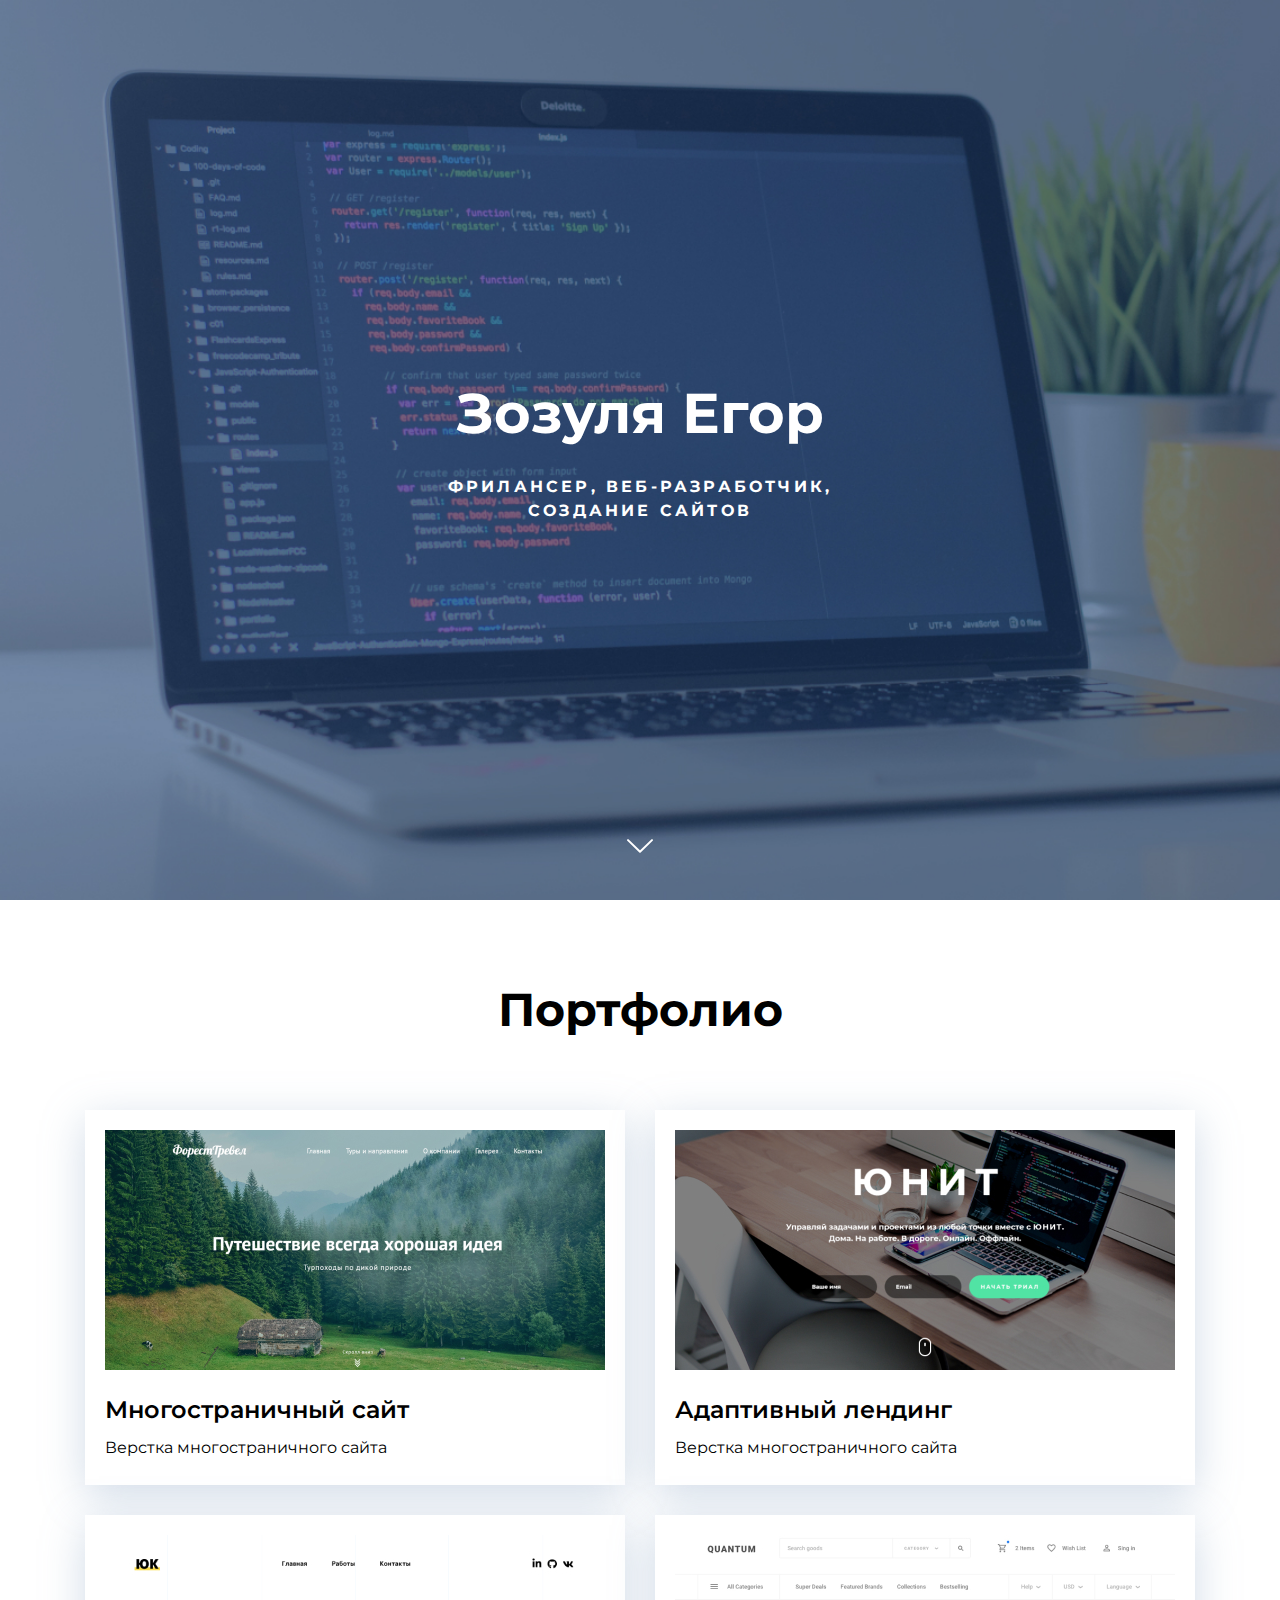
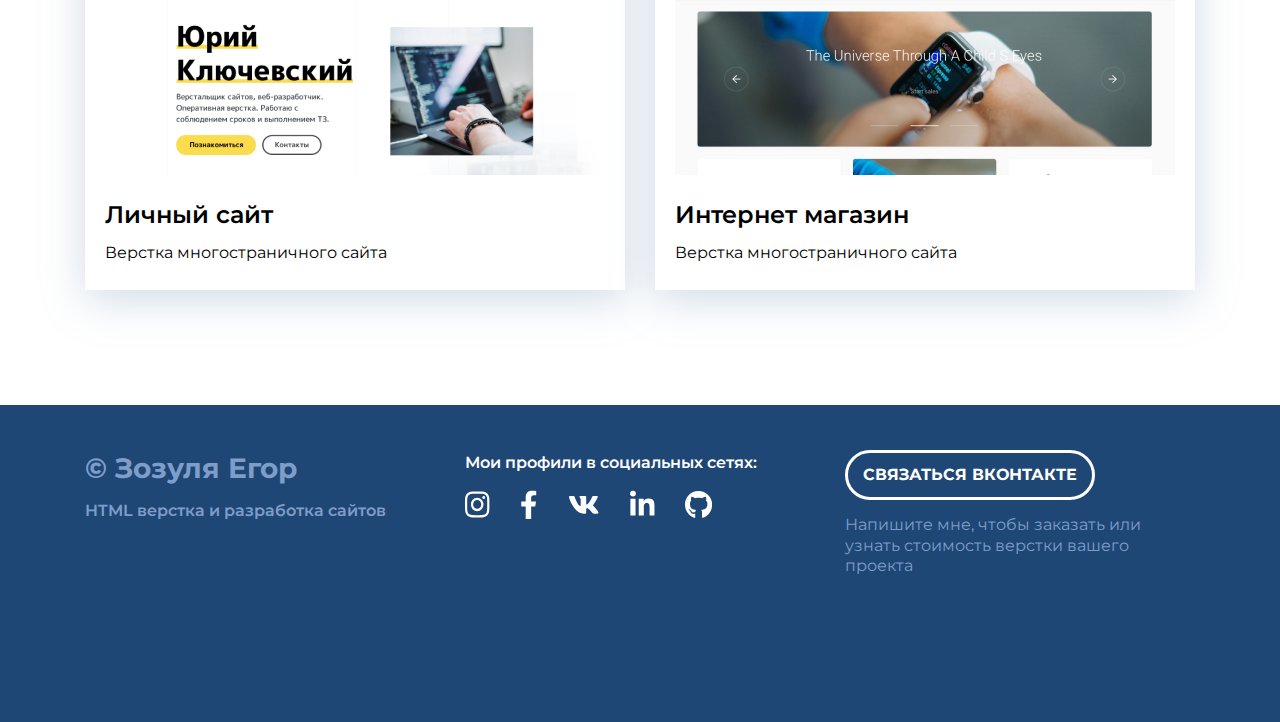
<file: index.html>
<!DOCTYPE html>
<html lang="en">
<head>
    <meta charset="UTF-8">
    <meta http-equiv="X-UA-Compatible" content="IE=edge">
    <meta name="viewport" content="width=device-width, initial-scale=1.0">
    <title>Document</title>
    <link rel="preconnect" href="https://fonts.gstatic.com">
    <link href="https://fonts.googleapis.com/css2?family=Montserrat:ital,wght@0,400;0,700;1,600&display=swap" rel="stylesheet"><link rel="preconnect" href="https://fonts.gstatic.com">
    <link href="https://fonts.googleapis.com/css2?family=Montserrat:ital,wght@0,400;0,700;1,600&display=swap" rel="stylesheet">
    <link rel="stylesheet" href="./css/main.css">
</head>
<body>
    <header class="">
        <h1 class = "header-title">Зозуля Егор</h1>
        <p class = "header-subtitle">фрилансер, веб-разработчик,<br>создание сайтов</p>
        <img src="img/header/chevron-down.svg" class ="header-arrow" alt="arrow">
    </header>
    <main class = >
        <div class="container ">
            <h2 calss ="partfolio-header">Портфолио</h2>
            
            <div class="partfolio-cards-wrapper">

                <div class="card">
                    <img src="/img/main/Group 1.jpg" alt="kartinka" class ="card-img">
                    <h3 class = card-title>Многостраничный сайт</h3>
                    <p>Верстка многостраничного сайта</p>
                </div>
    
                 
                <div class="card">
                    <img src="/img/main/Group 2.jpg" alt="kartinka" class ="card-img">
                    <h3 class = card-title>Адаптивный лендинг</h3>
                    <p>Верстка многостраничного сайта</p>
                </div>
    
                 
                <div class="card">
                    <img src="/img/main/Group 3.jpg" alt="kartinka" class ="card-img">
                    <h3 class = card-title> Личный сайт </h3>
                    <p>Верстка многостраничного сайта</p>
                </div>
    
                 
                <div class="card">
                    <img src="/img/main/Group 4.jpg" alt="kartinka" class ="card-img">
                    <h3 class = card-title>Интернет магазин</h3>
                    <p>Верстка многостраничного сайта</p>
                </div>

            </div>
            
        </div>
        
        
    </main>

    <footer>
        <div class="container">
            <div class="footer-flex">
                <div class="footer-copyright">
                    <div class="footer-copyright-name">
                        © Зозуля Егор
                    </div>
                    <p>
                        HTML верстка и разработка сайтов
                    </p>
                </div>

                <div class="footer-social">
                    <p>Мои профили в социальных сетях:</p>
                    <div class="footer-social-row">

                        <a href="">
                            <img src="/img/footer/Vector (2).svg" alt="">
                        </a>
    
                        <a href="">
                            <img src="/img/footer/facebook-f 1.svg" alt="">
                        </a>
    
                        <a href="">
                            <img src="/img/footer/vk-brands 1.svg" alt="">
                        </a>
    
                        <a href="">
                            <img src="/img/footer/linkedin-in-brands (1).svg" alt="">
                        </a>
    
                        <a href="">
                            <img src="/img/footer/github-brands (1).svg" alt="">
                        </a>

                    </div>
                    
                </div>

                <div class="footer-contacts">
                    <a href="" class="fuuter-button">Связаться Вконтакте</a>
                    <p>Напишите мне, чтобы заказать или <br>узнать стоимость верстки вашего<br> проекта</p>
                </div>

            </div>
        </div>
    </footer>
</body>
</html>
</file>
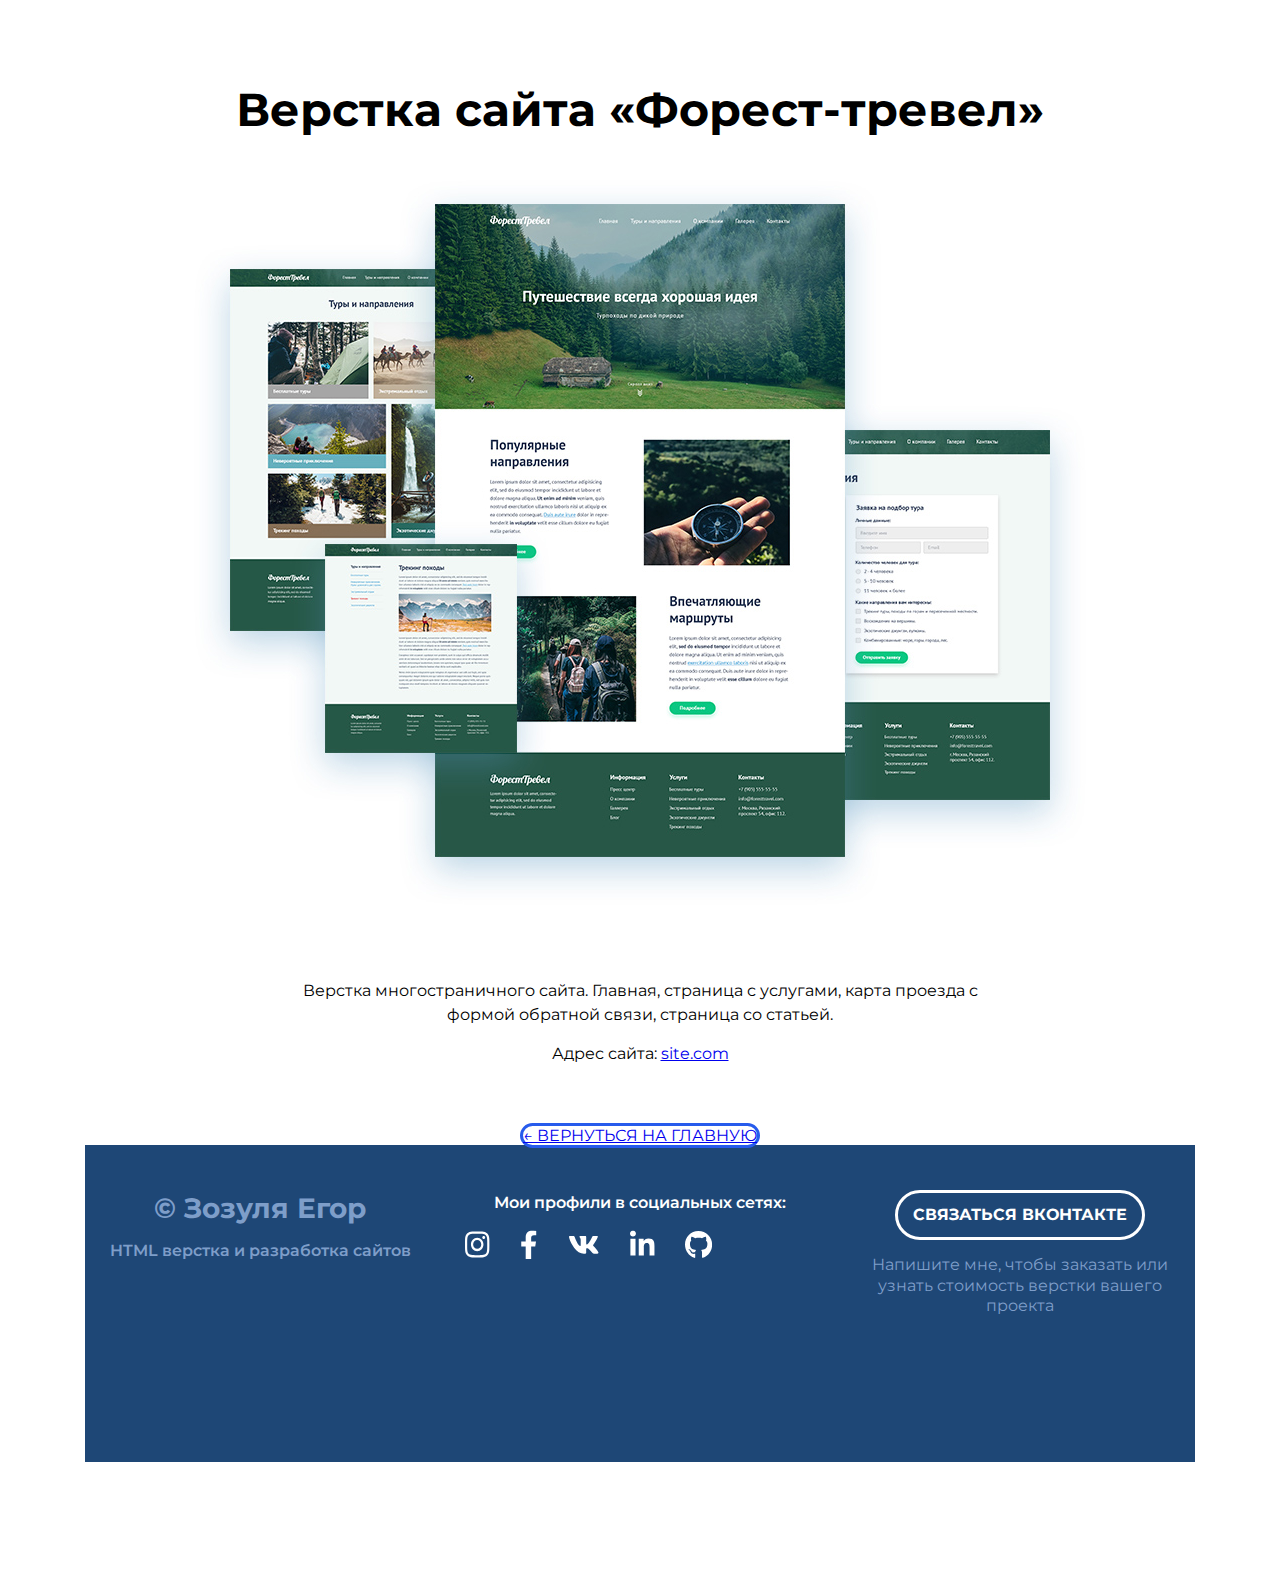
<file: css/forest-travel.html>
<!DOCTYPE html>
<html lang="ru">
<head>
    <meta charset="UTF-8">
    <meta http-equiv="X-UA-Compatible" content="IE=edge">
    <meta name="viewport" content="width=device-width, initial-scale=1.0">
    <title>Forest travel</title>
    <link rel="preconnect" href="https://fonts.gstatic.com">
    <link href="https://fonts.googleapis.com/css2?family=Montserrat:ital,wght@0,400;0,700;1,600&display=swap" rel="stylesheet"><link rel="preconnect" href="https://fonts.gstatic.com">
    <link href="https://fonts.googleapis.com/css2?family=Montserrat:ital,wght@0,400;0,700;1,600&display=swap" rel="stylesheet">
    <link rel="stylesheet" href="/css/main.css">
</head>
<body>
    <div class="project"> 
        <div class="container">
            <h1 class = "project-header">
                Верстка сайта «Форест-тревел»
            </h1>

            <div class="project-img">
                <img src="/img/project/img-forest 1.jpg" alt="forest">
            </div>

            <div class="project-description">
                <p>Верстка многостраничного сайта. Главная, страница с услугами, карта проезда с  
                    формой обратной связи, страница со статьей.
                </p>
                <p>
                    Адрес сайта: <a href="#">site.com</a>
                </p>
            </div>

            <a href="#" class ="project-btn">← ВЕРНУТЬСЯ НА ГЛАВНУЮ</a>

            <footer>
                <div class="container">
                    <div class="footer-flex">
                        <div class="footer-copyright">
                            <div class="footer-copyright-name">
                                © Зозуля Егор
                            </div>
                            <p>
                                HTML верстка и разработка сайтов
                            </p>
                        </div>
        
                        <div class="footer-social">
                            <p>Мои профили в социальных сетях:</p>
                            <div class="footer-social-row">
        
                                <a href="">
                                    <img src="/img/footer/Vector (2).svg" alt="">
                                </a>
            
                                <a href="">
                                    <img src="/img/footer/facebook-f 1.svg" alt="">
                                </a>
            
                                <a href="">
                                    <img src="/img/footer/vk-brands 1.svg" alt="">
                                </a>
            
                                <a href="">
                                    <img src="/img/footer/linkedin-in-brands (1).svg" alt="">
                                </a>
            
                                <a href="">
                                    <img src="/img/footer/github-brands (1).svg" alt="">
                                </a>
        
                            </div>
                            
                        </div>
        
                        <div class="footer-contacts">
                            <a href="" class="fuuter-button">Связаться Вконтакте</a>
                            <p>Напишите мне, чтобы заказать или <br>узнать стоимость верстки вашего<br> проекта</p>
                        </div>
        
                    </div>
                </div>
            </footer>
        </div>
        
    </div>
</body> 
</html>
</file>
<file: css/main.css>
*{
    box-sizing: border-box;
}

body{
    margin:0;
    font-family: 'Montserrat',sans-serif;
}

.container{
    max-width: 1110px;
    margin: 0 auto;
}

.none{
    display: none;
}
header{
    position: relative;
    width:100%;
    height: 100vh;
    background-color:#274168;
    background-image: url("/img/header/header-bg.jpg");
    background-size:cover;
    display: flex;
    flex-direction: column;
    justify-content: center;
    align-items: center;
}

.header-title{
    margin: 0;
    margin-bottom: 25px;
    font-weight: 700;
    font-size: 56px;
    line-height: 130%;
    text-align: center;
    color: #FFFFFF;
}

.header-subtitle{
    margin: 0;
    font-weight: 700;
    font-size: 16px;
    line-height: 150%;
    text-align: center;
    letter-spacing: 0.2em;
    text-transform: uppercase;
    color: #FFFFFF;
}

.header-arrow{
    width: 48px;
    height: 48px;
    position:absolute;
    bottom: 0;
    left: 50%;
    transform: translate(-50%,0);
    margin-bottom: 30px;
    transition-property: transform;
    transition-duration: 0.6s;

}





/*MAIN*/
main{
    margin: 0;
    padding-top: 80px;
    padding-bottom: 115px;
}

h2{
    margin: 0;
    margin-bottom: 70px;
    font-weight: 700;
    font-size: 46px;
    line-height: 130%;

    text-align: center;

    color: #000000;
}

.partfolio-cards-wrapper{
    display: flex;
    flex-wrap: wrap;
    justify-content: space-between;
}

.card{
    transition-property: transform;
    transition-duration: 0.6s;
    margin-bottom: 30px;
    padding: 20px;
    background-color: white;
    max-width: 540px;
    height: 375px;
    box-shadow: 0px 10px 40px rgba(126, 155, 189, 0.35);;
}

.card:last-child, .card:nth-last-child(2){
    margin-bottom: 0px;
}

.card-img{
    margin-bottom: 20px;
}

.card-title{
    margin:0;
    margin-bottom: 13px;
    font-weight: 600;
    font-size: 24px;
    line-height: 130%;
    color: #000000;
}

.card p {
    margin: 0;
    font-size: 16px;
    line-height: 130%;
    color: #000000;
}

.card:hover{
    transform: scale(1.02);
}
/**/

footer{
    padding-top: 45px;
    padding-bottom: 130px;
    background-color:#1E4776 ;
    color: white;
}

.footer-flex{
    display: flex;
    flex-direction: row;
    justify-content: space-between;
}

.footer-copyright{
    color: #7E9EC9;
    line-height: 1.3;
    max-width: 350px;
    flex-grow: 1;
}

.footer-copyright-name{
    font-weight: bold;
    font-size: 28px;
    line-height: 130%;
    color: #7E9EC9;
    margin-bottom: 15px;
}

.footer-copyright p {
    margin: 0;
    font-weight: 600;
    font-size: 16px;
    line-height: 130%;
    color: #7E9EC9;
}

.footer-social{
    max-width: 350px;
    flex-grow: 1;
    
}
.footer-social p{
    margin-top: 3px;
    margin-bottom: 16px;
    font-weight: 600;
    font-size: 16px;
    line-height: 130%;
}

.footer-social-row{
    display: flex;
    align-items: center;
}

.footer-social-row > * + *{
    margin-left:30px ;
}

/**----*/

.footer-contacts{
    max-width: 350px;
    flex-grow: 1;
}

.fuuter-button{
    display: inline-block;
    border: 3px solid #FFFFFF;
    height: 50px;
    color:white;
    padding:0px 15px ;
    line-height: 44px;
    border-radius: 50px;


    
    font-weight: bold;
    font-size: 16px;
    text-transform: uppercase;
    text-decoration: none;
}

.footer-contacts p{
    margin: 15px 0;
    font-size: 16px;
    line-height: 130%;
    /* or 21px */


    color: #7E9EC9;

}

/*---------------Project-----------------*/

.project{
    padding-top: 80px;
    padding-bottom: 120px;
    text-align: center;
}

.project-header{
    margin: 0;
    margin-bottom: 40px;
    font-weight: bold;
    font-size: 46px;
    line-height: 130%;
    color: #000000;
}

.project-img{
    margin-bottom: 70px;
}

.project-description{
    margin: 0 auto;
    max-width: 730px;
    margin-bottom: 60px;
}

.project-description p {
    margin: 0;
    margin-bottom: 15px;
    font-weight: normal;
    font-size: 16px;
    line-height: 150%;
    

    text-align: center;

    color: #000000;
}

.project-btn{
    border: 3px solid #275BEC;
    border-radius: 50px;
    border-radius: 50px;

}
</file>
